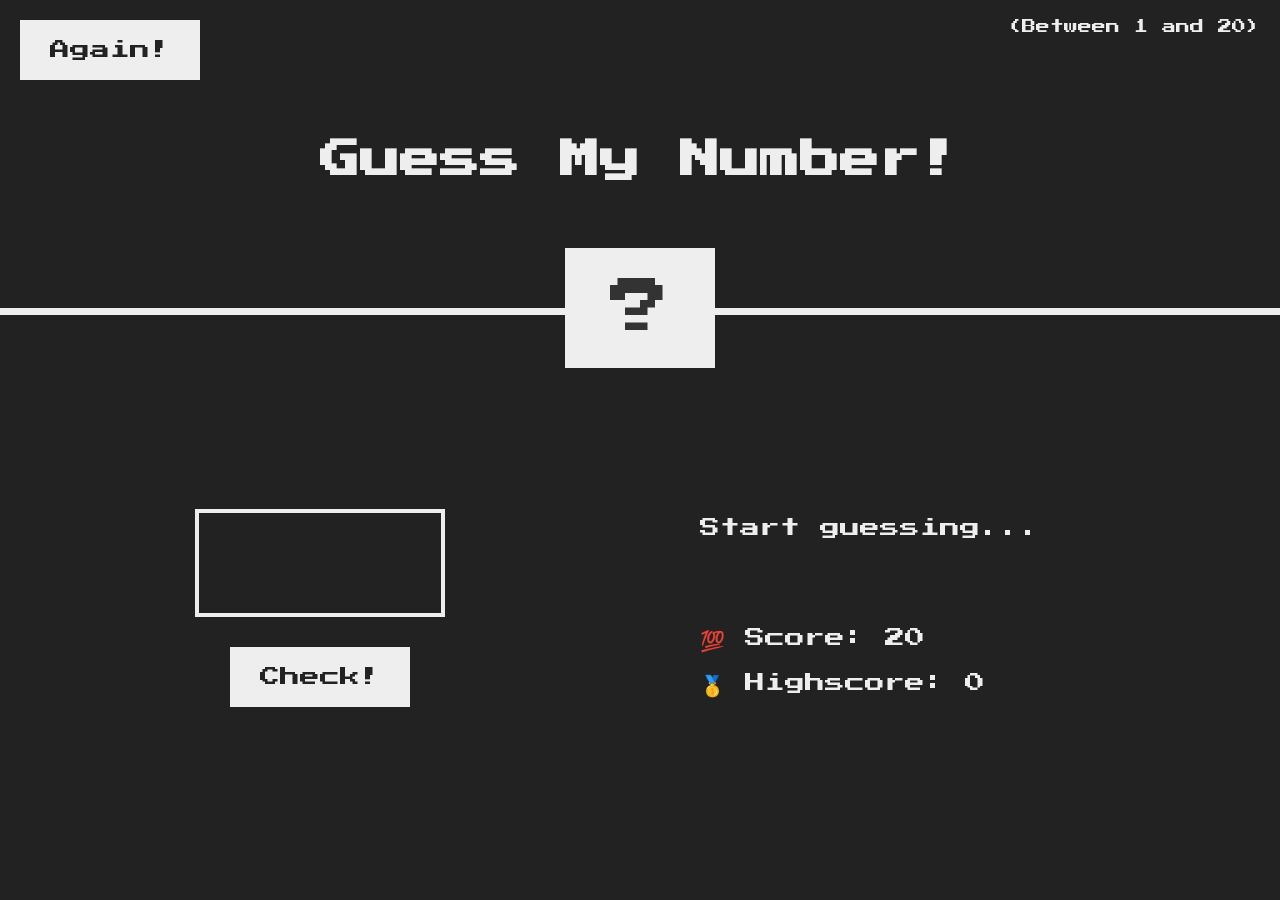
<file: 4-guess-number/index.html>
<!DOCTYPE html>
<html lang="en">
  <head>
    <meta charset="UTF-8" />
    <meta name="viewport" content="width=device-width, initial-scale=1.0" />
    <meta http-equiv="X-UA-Compatible" content="ie=edge" />
    <link rel="stylesheet" href="style.css" />
    <title>Guess My Number!</title>
  </head>
  <body>
    <header>
      <h1>Guess My Number!</h1>
      <p class="between">(Between 1 and 20)</p>
      <button class="btn again">Again!</button>
      <div class="number">?</div>
    </header>
    <main>
      <section class="left">
        <input type="number" class="guess" />
        <button class="btn check">Check!</button>
      </section>
      <section class="right">
        <p class="message">Start guessing...</p>
        <p class="label-score">💯 Score: <span class="score">20</span></p>
        <p class="label-highscore">
          🥇 Highscore: <span class="highscore">0</span>
        </p>
      </section>
    </main>
    <script src="script.js"></script>
  </body>
</html>
</file>
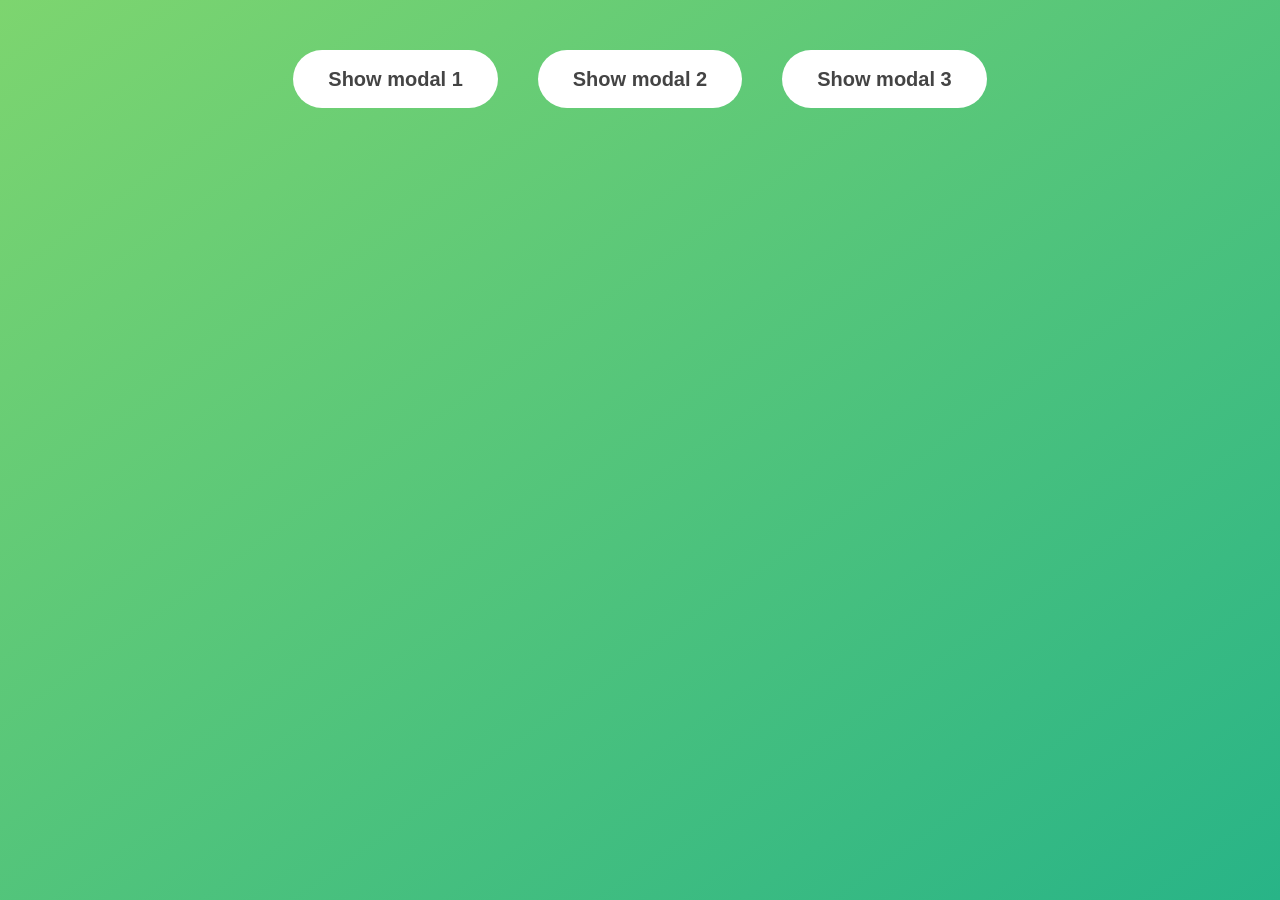
<file: 5-modal/index.html>
<!doctype html>
<html lang="en">
  <head>
    <meta charset="UTF-8" />
    <meta name="viewport" content="width=device-width, initial-scale=1.0" />
    <meta http-equiv="X-UA-Compatible" content="ie=edge" />
    <link rel="stylesheet" href="style.css" />
    <title>Modal window</title>
  </head>
  <body>
    <button class="show-modal">Show modal 1</button>
    <button class="show-modal">Show modal 2</button>
    <button class="show-modal">Show modal 3</button>

    <div class="modal hidden">
      <button class="close-modal">&times;</button>
      <h1>I'm a modal window 😍</h1>
      <p>
        Lorem ipsum dolor sit amet, consectetur adipisicing elit, sed do eiusmod
        tempor incididunt ut labore et dolore magna aliqua. Ut enim ad minim
        veniam, quis nostrud exercitation ullamco laboris nisi ut aliquip ex ea
        commodo consequat. Duis aute irure dolor in reprehenderit in voluptate
        velit esse cillum dolore eu fugiat nulla pariatur. Excepteur sint
        occaecat cupidatat non proident, sunt in culpa qui officia deserunt
        mollit anim id est laborum.
      </p>
    </div>
    <div class="overlay hidden"></div>

    <script src="script.js"></script>
  </body>
</html>
</file>
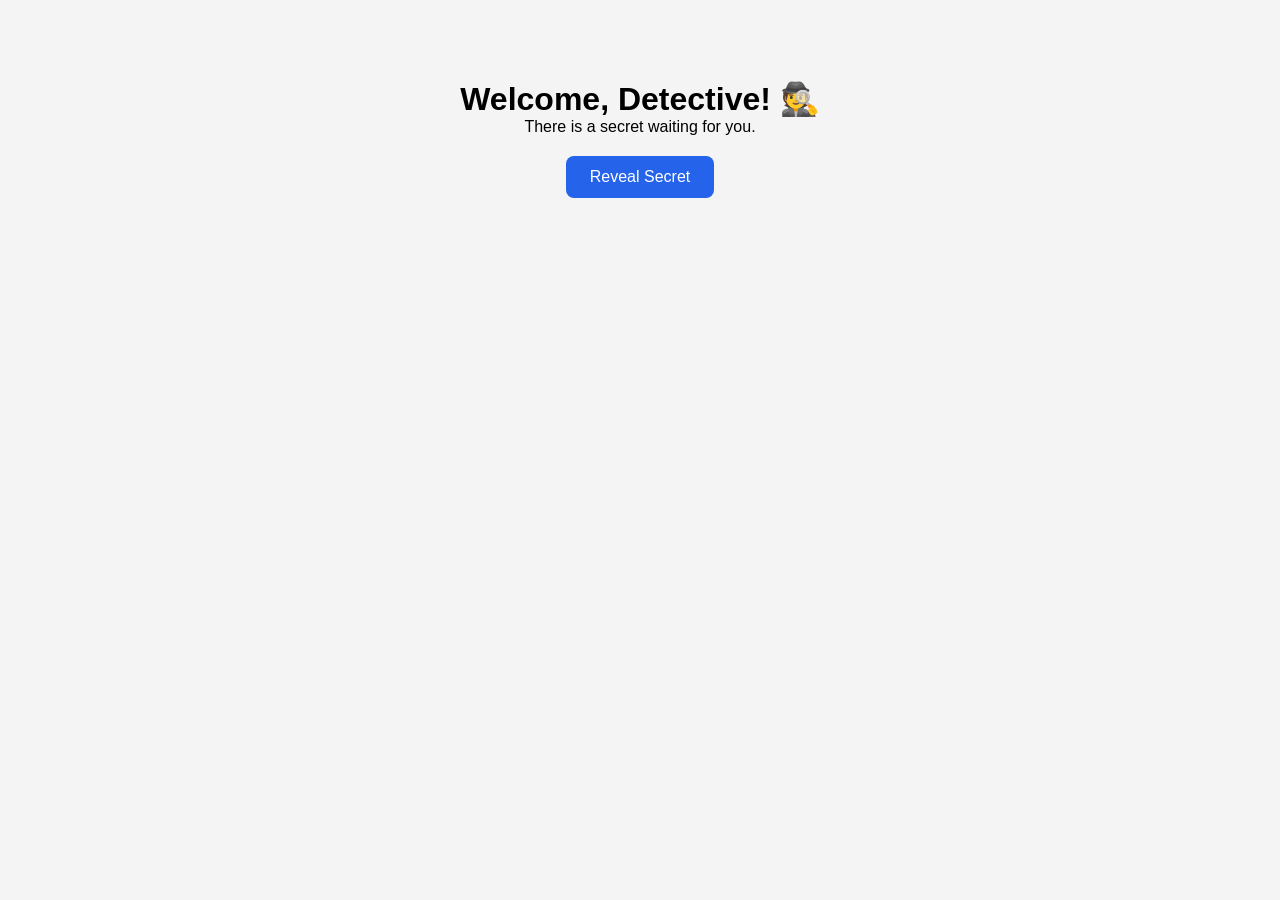
<file: 6-secret-message/index.html>
<!doctype html>
<html lang="en">
  <head>
    <meta charset="UTF-8" />
    <meta name="viewport" content="width=device-width, initial-scale=1.0" />
    <title>Secret Message</title>
    <link rel="stylesheet" href="style.css" />
    <script src="script.js" defer></script>
  </head>

  <body>
    <h1>Welcome, Detective! 🕵️</h1>
    <p>There is a secret waiting for you.</p>

    <button class="show-modal">Reveal Secret</button>

    <div class="overlay hidden"></div>

    <div class="modal hidden">
      <button class="close-modal">×</button>
      <h2>You found the secret! 🎉</h2>
      <p>The secret is: You are learning JavaScript!</p>
    </div>
  </body>
</html>
</file>
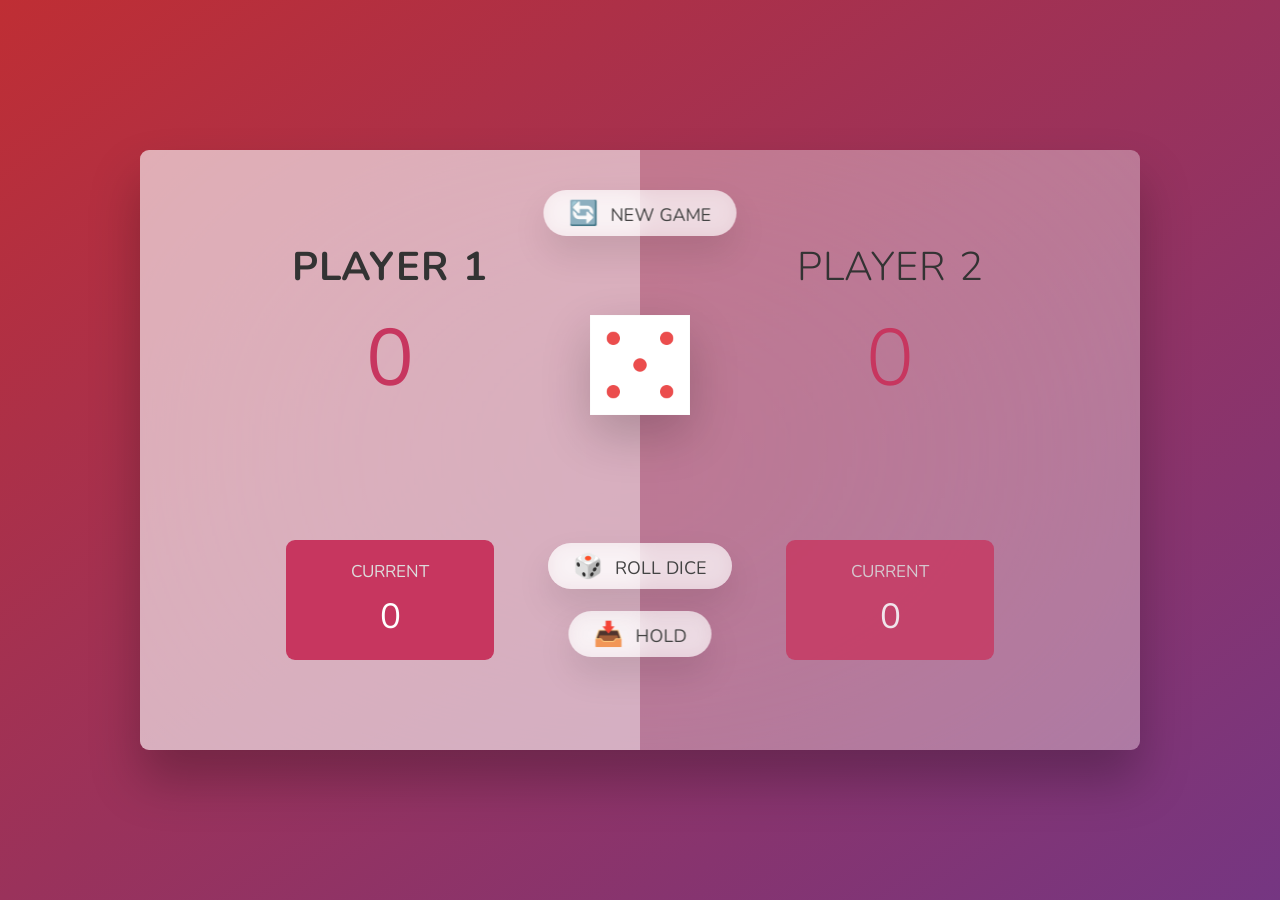
<file: 7-pick-game/index.html>
<!doctype html>
<html lang="en">
  <head>
    <meta charset="UTF-8" />
    <meta name="viewport" content="width=device-width, initial-scale=1.0" />
    <link rel="stylesheet" href="style.css" />
    <title>Pick Game</title>
  </head>
  <body>
    <main>
      <section class="player player-0 player-active">
        <h2 class="name" id="name-0">Player 1</h2>
        <p class="score" id="score-0">0</p>
        <div class="current">
          <p class="current-label">Current</p>
          <p class="current-score" id="current-0">0</p>
        </div>
      </section>
      <section class="player player-1">
        <h2 class="name" id="name-1">Player 2</h2>
        <p class="score" id="score-1">0</p>
        <div class="current">
          <p class="current-label">Current</p>
          <p class="current-score" id="current-1">0</p>
        </div>
      </section>
      <img src="dice-5.png" alt="Playing dice" class="dice" />
      <button class="btn btn-new">🔄 New game</button>
      <button class="btn btn-roll">🎲 Roll dice</button>
      <button class="btn btn-hold">📥 Hold</button>
    </main>
    <script src="script.js"></script>
  </body>
</html>
</file>
<file: 4-guess-number/style.css>
@import url('https://fonts.googleapis.com/css?family=Press+Start+2P&display=swap');

* {
  margin: 0;
  padding: 0;
  box-sizing: inherit;
}

html {
  font-size: 62.5%;
  box-sizing: border-box;
}

body {
  font-family: 'Press Start 2P', sans-serif;
  color: #eee;
  background-color: #222;
  /* background-color: #60b347; */
}

/* LAYOUT */
header {
  position: relative;
  height: 35vh;
  border-bottom: 7px solid #eee;
}

main {
  height: 65vh;
  color: #eee;
  display: flex;
  align-items: center;
  justify-content: space-around;
}

.left {
  width: 52rem;
  display: flex;
  flex-direction: column;
  align-items: center;
}

.right {
  width: 52rem;
  font-size: 2rem;
}

/* ELEMENTS STYLE */
h1 {
  font-size: 4rem;
  text-align: center;
  position: absolute;
  width: 100%;
  top: 52%;
  left: 50%;
  transform: translate(-50%, -50%);
}

.number {
  background: #eee;
  color: #333;
  font-size: 6rem;
  width: 15rem;
  padding: 3rem 0rem;
  text-align: center;
  position: absolute;
  bottom: 0;
  left: 50%;
  transform: translate(-50%, 50%);
}

.between {
  font-size: 1.4rem;
  position: absolute;
  top: 2rem;
  right: 2rem;
}

.again {
  position: absolute;
  top: 2rem;
  left: 2rem;
}

.guess {
  background: none;
  border: 4px solid #eee;
  font-family: inherit;
  color: inherit;
  font-size: 5rem;
  padding: 2.5rem;
  width: 25rem;
  text-align: center;
  display: block;
  margin-bottom: 3rem;
}

.btn {
  border: none;
  background-color: #eee;
  color: #222;
  font-size: 2rem;
  font-family: inherit;
  padding: 2rem 3rem;
  cursor: pointer;
}

.btn:hover {
  background-color: #ccc;
}

.message {
  margin-bottom: 8rem;
  height: 3rem;
}

.label-score {
  margin-bottom: 2rem;
}
</file>
<file: 5-modal/style.css>
* {
  margin: 0;
  padding: 0;
  box-sizing: inherit;
}

html {
  font-size: 62.5%;
  box-sizing: border-box;
}

body {
  font-family: sans-serif;
  color: #333;
  line-height: 1.5;
  min-height: 100vh;
  position: relative;
  display: flex;
  align-items: flex-start;
  justify-content: center;
  background: linear-gradient(to top left, #28b487, #7dd56f);
}

.show-modal {
  font-size: 2rem;
  font-weight: 600;
  padding: 1.75rem 3.5rem;
  margin: 5rem 2rem;
  border: none;
  background-color: #fff;
  color: #444;
  border-radius: 10rem;
  cursor: pointer;
}

.close-modal {
  position: absolute;
  top: 1.2rem;
  right: 2rem;
  font-size: 5rem;
  color: #333;
  cursor: pointer;
  border: none;
  background: none;
}

h1 {
  font-size: 2.5rem;
  margin-bottom: 2rem;
}

p {
  font-size: 1.8rem;
}

/* -------------------------- */
/* CLASSES TO MAKE MODAL WORK */

.hidden {
  display: none;
}

.modal {
  position: absolute;
  top: 50%;
  left: 50%;
  transform: translate(-50%, -50%);
  width: 70%;
  background-color: #fff;
  padding: 6rem;
  border-radius: 5px;
  box-shadow: 0 3rem 5rem rgba(0, 0, 0, 0.3);
  z-index: 10;
}

.overlay {
  position: absolute;
  top: 0;
  left: 0;
  width: 100%;
  height: 100%;
  background-color: rgba(0, 0, 0, 0.6);
  backdrop-filter: blur(3px);
  z-index: 5;
}
</file>
<file: 6-secret-message/style.css>
* {
  margin: 0;
  padding: 0;
  box-sizing: border-box;
}

body {
  font-family: Arial, sans-serif;
  text-align: center;
  padding: 80px 20px;
  background-color: #f4f4f4;
}

button {
  padding: 12px 24px;
  margin-top: 20px;
  cursor: pointer;
  border: none;
  border-radius: 8px;
  font-size: 16px;
}

.show-modal {
  background-color: #2563eb;
  color: white;
}

.modal {
  position: fixed;
  top: 50%;
  left: 50%;
  transform: translate(-50%, -50%);
  background-color: white;
  padding: 40px;
  width: 80%;
  max-width: 450px;
  border-radius: 12px;
  z-index: 10;
  text-align: center;
}

.close-modal {
  position: absolute;
  top: 8px;
  right: 12px;
  font-size: 28px;
  background: none;
  padding: 5px;
}

.overlay {
  position: fixed;
  inset: 0;
  background-color: rgba(0, 0, 0, 0.6);
  z-index: 5;
}

.hidden {
  display: none;
}
</file>
<file: 7-pick-game/style.css>
@import url('https://fonts.googleapis.com/css2?family=Nunito&display=swap');

* {
  margin: 0;
  padding: 0;
  box-sizing: inherit;
}

html {
  font-size: 62.5%;
  box-sizing: border-box;
}

body {
  font-family: 'Nunito', sans-serif;
  font-weight: 400;
  height: 100vh;
  color: #333;
  background-image: linear-gradient(to top left, #753682 0%, #bf2e34 100%);
  display: flex;
  align-items: center;
  justify-content: center;
}

/* LAYOUT */
main {
  position: relative;
  width: 100rem;
  height: 60rem;
  background-color: rgba(255, 255, 255, 0.35);
  backdrop-filter: blur(200px);
  filter: blur();
  box-shadow: 0 3rem 5rem rgba(0, 0, 0, 0.25);
  border-radius: 9px;
  overflow: hidden;
  display: flex;
}

.player {
  flex: 50%;
  padding: 9rem;
  display: flex;
  flex-direction: column;
  align-items: center;
  transition: all 0.75s;
}

/* ELEMENTS */
.name {
  position: relative;
  font-size: 4rem;
  text-transform: uppercase;
  letter-spacing: 1px;
  word-spacing: 2px;
  font-weight: 300;
  margin-bottom: 1rem;
}

.score {
  font-size: 8rem;
  font-weight: 300;
  color: #c7365f;
  margin-bottom: auto;
}

.player-active {
  background-color: rgba(255, 255, 255, 0.4);
}
.player-active .name {
  font-weight: 700;
}
.player-active .score {
  font-weight: 400;
}

.player-active .current {
  opacity: 1;
}

.current {
  background-color: #c7365f;
  opacity: 0.8;
  border-radius: 9px;
  color: #fff;
  width: 65%;
  padding: 2rem;
  text-align: center;
  transition: all 0.75s;
}

.current-label {
  text-transform: uppercase;
  margin-bottom: 1rem;
  font-size: 1.7rem;
  color: #ddd;
}

.current-score {
  font-size: 3.5rem;
}

/* ABSOLUTE POSITIONED ELEMENTS */
.btn {
  position: absolute;
  left: 50%;
  transform: translateX(-50%);
  color: #444;
  background: none;
  border: none;
  font-family: inherit;
  font-size: 1.8rem;
  text-transform: uppercase;
  cursor: pointer;
  font-weight: 400;
  transition: all 0.2s;

  background-color: white;
  background-color: rgba(255, 255, 255, 0.6);
  backdrop-filter: blur(10px);

  padding: 0.7rem 2.5rem;
  border-radius: 50rem;
  box-shadow: 0 1.75rem 3.5rem rgba(0, 0, 0, 0.1);
}

.btn::first-letter {
  font-size: 2.4rem;
  display: inline-block;
  margin-right: 0.7rem;
}

.btn-new {
  top: 4rem;
}
.btn-roll {
  top: 39.3rem;
}
.btn-hold {
  top: 46.1rem;
}

.btn:active {
  transform: translate(-50%, 3px);
  box-shadow: 0 1rem 2rem rgba(0, 0, 0, 0.15);
}

.btn:focus {
  outline: none;
}

.dice {
  position: absolute;
  left: 50%;
  top: 16.5rem;
  transform: translateX(-50%);
  height: 10rem;
  box-shadow: 0 2rem 5rem rgba(0, 0, 0, 0.2);
}

.player-winner {
  background-color: #2f2f2f;
}

.player-winner .name {
  font-weight: 700;
  color: #c7365f;
}
</file>
